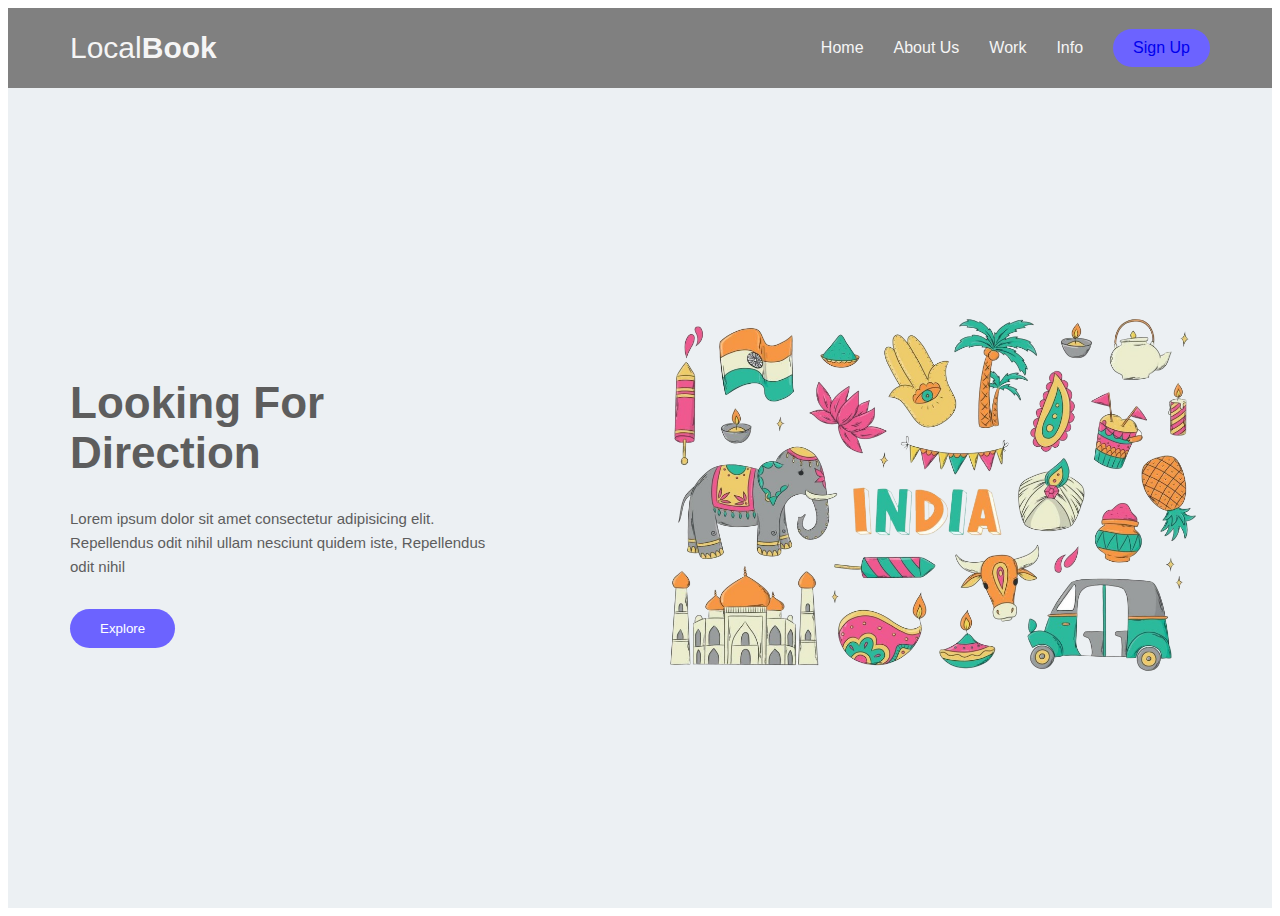
<file: ZestProject/index.htm>
<!DOCTYPE html>
<html lang="en">
<head>
    <meta charset="UTF-8">
    <meta name="viewport" content="width=device-width, initial-scale=1.0">
    <title>LocalBook</title>
    <link rel="stylesheet" href="style.css">
   
</head>
    <body>
        <div class="landing-page">
            <header>
              <div class="container">
                <a href="#" class="logo">Local<b>Book</b></a>
                <ul class="links">
                  <li>Home</li>
                  <li>About Us</li>
                  <li>Work</li>
                  <li>Info</li>
                  <li><a href="/login.htm">Sign Up</a></li>
                </ul>
              </div>
            </header>
            <div class="content">
              <div class="container">
                <div class="info">
                  <h1>Looking For Direction</h1>
                  <p>Lorem ipsum dolor sit amet consectetur adipisicing elit. Repellendus odit nihil ullam nesciunt quidem iste, Repellendus odit nihil</p>
                  <button>Explore</button>
                </div>
                <div class="image">
                  <img src="asset/img/welcome.png">
                </div>
              </div>
            </div>
          </div>
    </body>
</html>
</file>
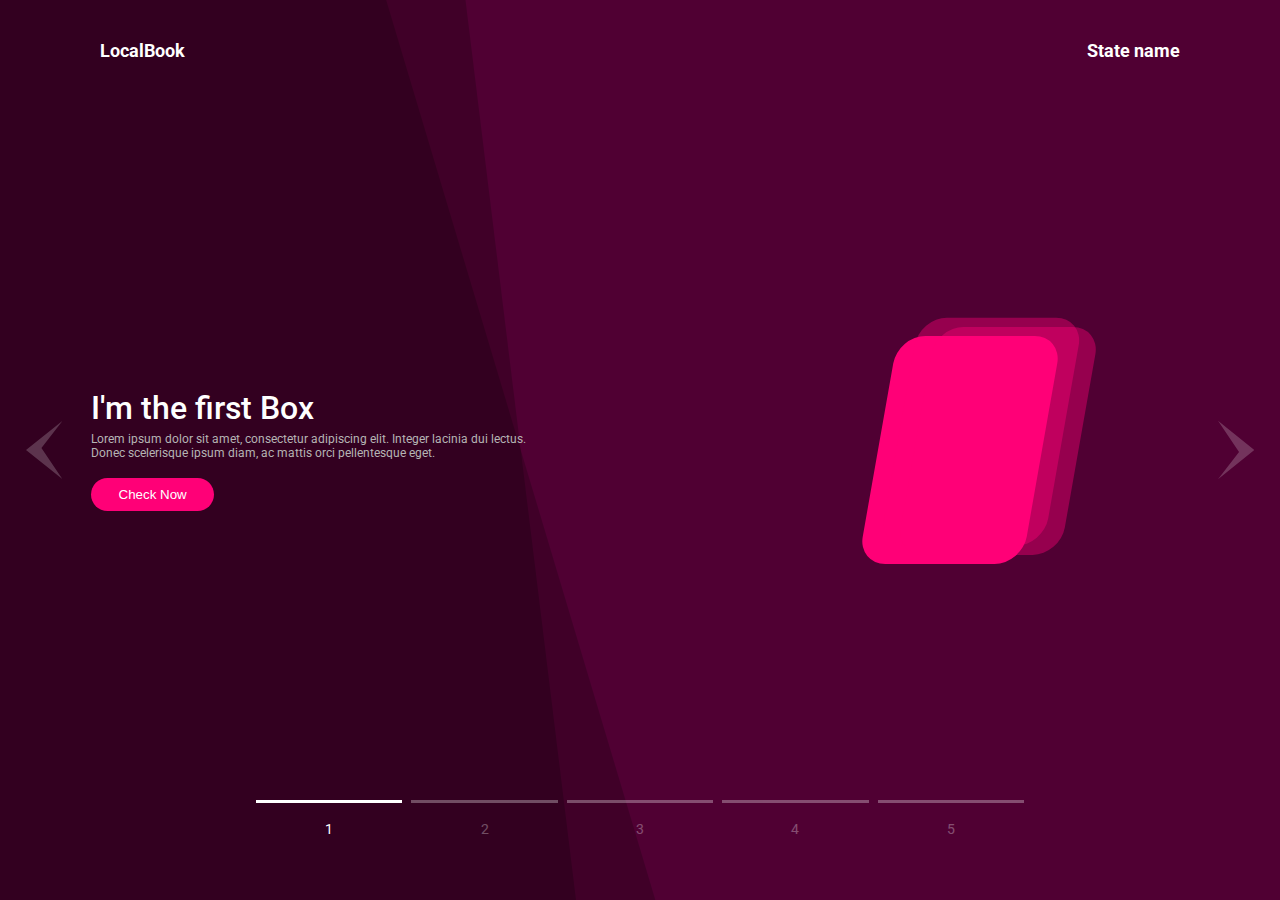
<file: ZestProject/localHome.htm>
<html lang="en">
    <head>
        <meta charset="UTF-8">
        <meta name="viewport" content="width=device-width, initial-scale=1.0">
        <meta http-equiv="X-UA-Compatible" content="ie=edge">
        
        <link href="https://fonts.googleapis.com/css2?family=Roboto:wght@300;400;500&display=swap" rel="stylesheet">
        <link rel="stylesheet" href="asset/css/localhome.css">
        
        <title>LocalHome</title>
    </head>
    <body>
        <header>
            <h2 class="logo">LocalBook</h2>
            <h2 class="logo">State name</h2>
        </header>
        <div class="container">
            <div class="slider">

                <div class="box1 box">
                    <div class="bg"></div>
                    <div class="details">
                        <h1>I'm the first Box</h1>
                        <p>
                            Lorem ipsum dolor sit amet, consectetur adipiscing 
                            elit. Integer lacinia dui lectus. Donec scelerisque ipsum
                            diam, ac mattis orci pellentesque eget. 
                        </p>
                        <button>Check Now</button>
                    </div>

                    <div class="illustration"><div class="inner"></div></div>
                </div>
                                
                
                <div class="box2 box">
                    <div class="bg"></div>
                    <div class="details">
                        <h1>I'm the second Box</h1>
                        <p>
                            Lorem ipsum dolor sit amet, consectetur adipiscing 
                            elit. Integer lacinia dui lectus. Donec scelerisque ipsum
                            diam, ac mattis orci pellentesque eget. 
                        </p>
                        <button>Check Now</button>
                    </div>

                    <div class="illustration"><div class="inner"></div></div>
                </div>
                                
                <div class="box3 box">
                    <div class="bg"></div>
                    <div class="details">
                        <h1>I'm the third Box</h1>
                        <p>
                            Lorem ipsum dolor sit amet, consectetur adipiscing 
                            elit. Integer lacinia dui lectus. Donec scelerisque ipsum
                            diam, ac mattis orci pellentesque eget. 
                        </p>
                        <button>Check Now</button>
                    </div>

                    <div class="illustration"><div class="inner"></div></div>
                </div>
                                
                <div class="box4 box">
                    <div class="bg"></div>
                    <div class="details">
                        <h1>I'm the fourth Box</h1>
                        <p>
                            Lorem ipsum dolor sit amet, consectetur adipiscing 
                            elit. Integer lacinia dui lectus. Donec scelerisque ipsum
                            diam, ac mattis orci pellentesque eget. 
                        </p>
                        <button>Check Now</button>
                    </div>

                    <div class="illustration"><div class="inner"></div></div>
                </div>
                                
                <div class="box5 box">
                    <div class="bg"></div>
                    <div class="details">
                        <h1>I'm the fifth Box</h1>
                        <p>
                            Lorem ipsum dolor sit amet, consectetur adipiscing 
                            elit. Integer lacinia dui lectus. Donec scelerisque ipsum
                            diam, ac mattis orci pellentesque eget. 
                        </p>
                        <button>Check Now</button>
                    </div>

                    <div class="illustration"><div class="inner"></div></div>
                </div>
                                
            </div>

            <svg xmlns="http://www.w3.org/2000/svg" class="prev" width="56.898" height="91" viewBox="0 0 56.898 91"><path d="M45.5,0,91,56.9,48.452,24.068,0,56.9Z" transform="translate(0 91) rotate(-90)" fill="#fff"/></svg>
            <svg xmlns="http://www.w3.org/2000/svg" class="next" width="56.898" height="91" viewBox="0 0 56.898 91"><path d="M45.5,0,91,56.9,48.452,24.068,0,56.9Z" transform="translate(56.898) rotate(90)" fill="#fff"/></svg>
            <div class="trail">
                    <div class="box1 active">1</div>
                    <div class="box2">2</div>
                    <div class="box3">3</div>
                    <div class="box4">4</div>
                    <div class="box5">5</div>
            </div>
        </div>   
        <script src="https://s3-us-west-2.amazonaws.com/s.cdpn.io/16327/gsap-latest-beta.min.js"></script>
        <script src="https://s3-us-west-2.amazonaws.com/s.cdpn.io/16327/CSSRulePlugin3.min.js"></script>
        
        <!-- <script src="https://cdnjs.cloudflare.com/ajax/libs/gsap/3.3.2/gsap.min.js"></script>
        <script src="https://cdnjs.cloudflare.com/ajax/libs/gsap/3.3.2/CSSRulePlugin.min.js"></script> -->
        <script src="asset/js/localhome.js"></script>
    </body>
</html>
</file>
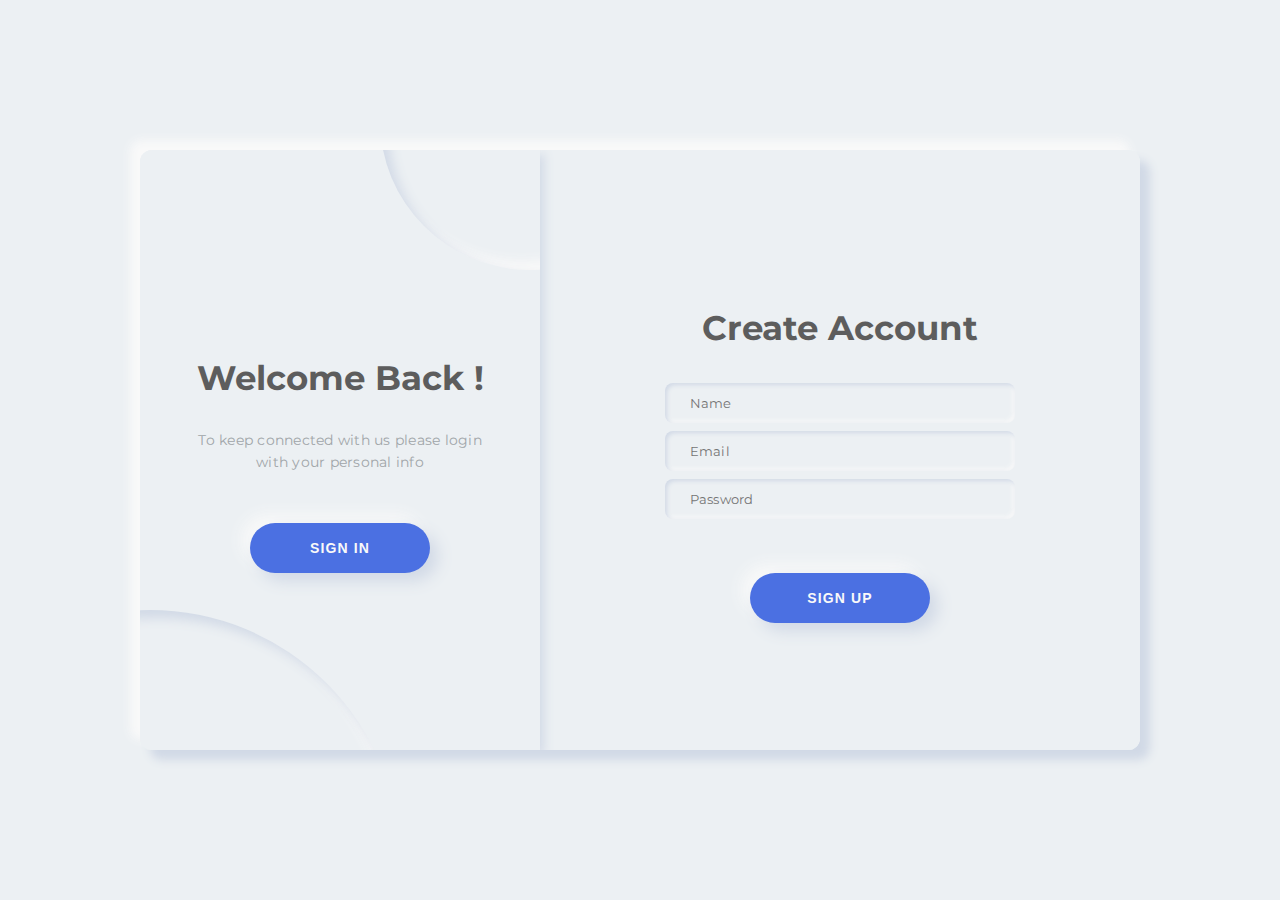
<file: ZestProject/login.htm>
<!DOCTYPE html>
<html lang="es" dir="ltr">
  <head>
    <meta name="viewport" content="width=device-width, user-scalable=no, initial-scale=1.0">
    <meta charset="utf-8">
    <link rel="stylesheet" type="text/css" href="asset/css/login.css"><link href="https://fonts.googleapis.com/css2?family=Montserrat:wght@400;700;800&display=swap" rel="stylesheet">
  </head>
  <body>
    <div class="main">
      <div class="container a-container" id="a-container">
        <form class="form" id="a-form" method="" action="">
          <h2 class="form_title title">Create Account</h2>
          <input class="form__input" type="text" placeholder="Name">
          <input class="form__input" type="text" placeholder="Email">
          <input class="form__input" type="password" placeholder="Password">
          <button class="form__button button submit">SIGN UP</button>
        </form>
      </div>
      <div class="container b-container" id="b-container">
        <form class="form" id="b-form" method="" action="">
          <h2 class="form_title title">Sign in to Website</h2>
          <input class="form__input" type="text" placeholder="Email">
          <input class="form__input" type="password" placeholder="Password"><a class="form__link">Forgot your password?</a>
          <button class="form__button button submit">SIGN IN</button>
        </form>
      </div>
      <div class="switch" id="switch-cnt">
        <div class="switch__circle"></div>
        <div class="switch__circle switch__circle--t"></div>
        <div class="switch__container" id="switch-c1">
          <h2 class="switch__title title">Welcome Back !</h2>
          <p class="switch__description description">To keep connected with us please login with your personal info</p>
          <button class="switch__button button switch-btn">SIGN IN</button>
        </div>
        <div class="switch__container is-hidden" id="switch-c2">
          <h2 class="switch__title title">Hello Traveller !</h2>
          <p class="switch__description description">Enter your personal details and start journey with us</p>
          <button class="switch__button button switch-btn">SIGN UP</button>
        </div>
      </div>
    </div>
    <script src="asset/js/login.js"></script>
  </body>
</html>
</file>
<file: ZestProject/style.css>
* {
  box-sizing: border-box;
}
body {
  font-family: 'Open Sans', sans-serif;
}
a {
  text-decoration: none;
}
ul {
  list-style: none;
  padding: 0;
  margin: 0;
}
.container {
  padding-left: 15px;
  padding-right: 15px;
  margin-left: auto;
  margin-right: auto;
}
.landing-page{
  background-color: #ecf0f3;
}


@media (min-width: 768px) {
  .container {
    width: 750px;
  }
}

@media (min-width: 992px) {
  .container {
    width: 970px;
  }
}

@media (min-width: 1200px) {
  .container {
    width: 1170px;
  }
}


.landing-page header {
  min-height: 80px;
  display: flex;
  background-color: grey;
}
@media (max-width: 767px) {
  .landing-page header {
    min-height: auto;
    display: initial;
  }
}
.landing-page header .container {
  display: flex;
  align-items: center;
  justify-content: space-between;
}
@media (max-width: 767px) {
  .landing-page header .container {
    flex-direction: column;
    justify-content: center;
  }
}
.landing-page header .logo {
  color: whitesmoke;
  font-style: serif;
  font-size: 30px;
}
@media (max-width: 767px) {
  .landing-page header .logo {
    margin-top: 20px;
    margin-bottom: 20px;
  }
}
.landing-page header .links {
  display: flex;
  align-items: center;
}
@media (max-width: 767px) {
  .landing-page header .links {
    text-align: center;
    gap: 10px;
  }
}
.landing-page header .links li {
  margin-left: 30px;
  color: whitesmoke;
  cursor: pointer;
  transition: .3s;
}
@media (max-width: 767px) {
  .landing-page header .links li {
    margin-left: auto;
  }
}
.landing-page header .links li:last-child {
  border-radius: 20px;
  padding: 10px 20px;
  color: #FFF;
  background-color: #6c63ff;
}
.landing-page header .links li:not(:last-child):hover {
  color: #6c63ff;
}
.landing-page .content .container {
  display: flex;
  align-items: center;
  justify-content: space-between;
  gap: 140px;
  min-height: calc(100vh - 80px);
}
@media (max-width: 767px) {
  .landing-page .content .container {
    gap: 0;
    min-height: calc(100vh - 101px);
    justify-content: center;
    flex-direction: column-reverse;
  }
}
@media (max-width: 767px) {
  .landing-page .content .info {
    text-align: center;
    margin-bottom: 15px 
  }
}
.landing-page .content .info h1 {
  color: #5d5d5d;
  font-size: 44px;
}
.landing-page .content .info p {
  margin: 0;
  line-height: 1.6;
  font-size: 15px;
  color: #5d5d5d;
}
.landing-page .content .info button {
  border: 0;
  border-radius: 20px;
  padding: 12px 30px;
  margin-top: 30px;
  cursor: pointer;
  color: #FFF;
  background-color: #6c63ff;
}
.landing-page .content .image img {
  max-width: 100%;
}
</file>
<file: ZestProject/asset/css/localhome.css>
*,
*:before,
*:after {
  margin: 0;
  padding: 0;
  box-sizing: inherit;
}

html {
  box-sizing: border-box;
  font-family: "Roboto", sans-serif;
  font-size: 62.5%;
}
@media only screen and (max-width: 2048px) {
  html {
    font-size: 57%;
  }
}

header
{
  position: absolute;
  top: 0;
  left: 0;
  width: 100%;
  padding: 40px 100px;
  z-index: 1000;
  display: flex;
  justify-content: space-between;
  align-items: center;
}
header .logo
{
  color: #fff;
  font-size: 200%;
  cursor: pointer;
}


body {
  background-color: #000;
  color: #fff;
  padding: 8rem;
}
@media only screen and (max-width: 2048px) {
  body {
    padding: 0;
  }
}

.container {
  position: relative;
  overflow: hidden;
  border-radius: 5rem;
}
@media only screen and (max-width: 2048px) {
  .container {
    border-radius: 0;
  }
}

.slider {
  display: flex;
  width: 500%;
  height: 55rem;
  transition: all 0.25s ease-in;
  transform: translateX(0);
}
@media only screen and (max-width: 2048px) {
  .slider {
    height: 100vh;
  }
}
.slider .box {
  height: 100%;
  width: 100%;
  display: grid;
  grid-template-columns: repeat(2, 1fr);
  align-items: center;
  overflow: hidden;
  position: relative;
}
@media only screen and (max-width: 650px) {
  .slider .box {
    grid-template-columns: 1fr;
    grid-template-rows: repeat(2, 1fr);
  }
}
.slider .box .bg {
  padding: 2rem;
  background-color: rgba(0, 0, 0, 0.2);
  width: 55%;
  transform: skewX(7deg);
  position: absolute;
  height: 100%;
  left: -10%;
  padding-left: 20rem;
  transform-origin: 0 100%;
}
@media only screen and (max-width: 800px) {
  .slider .box .bg {
    width: 65%;
  }
}
@media only screen and (max-width: 650px) {
  .slider .box .bg {
    width: 100%;
    left: 0;
    bottom: 0;
    height: 54%;
    transform: skewX(0deg);
  }
}
.slider .box .bg::before {
  content: "";
  width: 100%;
  height: 100%;
  position: absolute;
  left: 0;
  top: 0;
  background-color: inherit;
  pointer-events: none;
  transform: skewX(10deg);
}
@media only screen and (max-width: 650px) {
  .slider .box .bg::before {
    width: 120%;
    bottom: 0;
    transform: skewX(0deg);
  }
}
.slider .box .details {
  padding: 5rem;
  padding-left: 10rem;
  z-index: 100;
  grid-column: 1/span 1;
  grid-row: 1/-1;
}
@media only screen and (max-width: 650px) {
  .slider .box .details {
    grid-row: 2/span 1;
    grid-column: 1/-1;
    text-align: center;
    padding: 2rem;
    transform: translateY(-9rem);
  }
}
.slider .box .details h1 {
  font-size: 3.5rem;
  font-weight: 500;
  margin-bottom: 0.5rem;
}
.slider .box .details p {
  display: inline-block;
  font-size: 1.3rem;
  color: #B5B4B4;
  margin-bottom: 2rem;
  margin-right: 5rem;
}
@media only screen and (max-width: 800px) {
  .slider .box .details p {
    margin-right: 0;
  }
}
.slider .box .details button {
  padding: 1rem 3rem;
  color: #fff;
  border-radius: 2rem;
  outline: none;
  border: none;
  cursor: pointer;
  transition: all 0.3s ease;
}
.slider .box .details button:hover {
  opacity: 0.8;
}
.slider .box .details button:focus {
  outline: none;
  border: none;
}
.slider .box1 {
  background-color: #500033;
}
.slider .box1 .illustration .inner {
  background-color: #FF0077;
}
.slider .box1 .illustration .inner::after, .slider .box1 .illustration .inner::before {
  background-color: rgba(255, 0, 119, 0.4);
}
.slider .box1 button {
  background-color: #FF0077;
}
.slider .box2 {
  background-color: #000050;
}
.slider .box2 .illustration .inner {
  background-color: #0033FF;
}
.slider .box2 .illustration .inner::after, .slider .box2 .illustration .inner::before {
  background-color: rgba(0, 51, 255, 0.4);
}
.slider .box2 button {
  background-color: #0033FF;
}
.slider .box3 {
  background-color: #00501D;
}
.slider .box3 .illustration .inner {
  background-color: #00FF44;
}
.slider .box3 .illustration .inner::after, .slider .box3 .illustration .inner::before {
  background-color: rgba(0, 255, 68, 0.4);
}
.slider .box3 button {
  background-color: #00FF44;
}
.slider .box4 {
  background-color: #554D00;
}
.slider .box4 .illustration .inner {
  background-color: #FF4E00;
}
.slider .box4 .illustration .inner::after, .slider .box4 .illustration .inner::before {
  background-color: rgba(255, 78, 0, 0.4);
}
.slider .box4 button {
  background-color: #FF4E00;
}
.slider .box5 {
  background-color: #300050;
}
.slider .box5 .illustration .inner {
  background-color: #8000FF;
}
.slider .box5 .illustration .inner::after, .slider .box5 .illustration .inner::before {
  background-color: rgba(128, 0, 255, 0.4);
}
.slider .box5 button {
  background-color: #8000FF;
}
.slider .illustration {
  grid-column: 2/-1;
  grid-row: 1/-1;
  justify-self: center;
}
@media only screen and (max-width: 650px) {
  .slider .illustration {
    grid-row: 1/span 1;
    grid-column: 1/-1;
    display: flex;
    justify-content: center;
    align-items: center;
  }
}
.slider .illustration div {
  height: 25rem;
  width: 18rem;
  border-radius: 3rem;
  background-color: #FF0077;
  position: relative;
  transform: skewX(-10deg);
}
@media only screen and (max-width: 800px) {
  .slider .illustration div {
    height: 20rem;
    width: 15rem;
  }
}
.slider .illustration div::after, .slider .illustration div::before {
  content: "";
  position: absolute;
  height: 100%;
  width: 100%;
  border-radius: 3rem;
  top: 0;
  left: 0;
}
.slider .illustration div::after {
  transform: translate(4rem, -1rem);
}
.slider .illustration div::before {
  transform: translate(2rem, -2rem);
}

.prev,
.next,
.trail {
  z-index: 10000;
  position: absolute;
}

.prev,
.next {
  width: 4rem;
  cursor: pointer;
  opacity: 0.2;
  transition: all 0.3s ease;
}
@media only screen and (max-width: 650px) {
  .prev,
.next {
    display: none;
  }
}
.prev:hover,
.next:hover {
  opacity: 1;
}

.prev {
  top: 50%;
  left: 2%;
  transform: translateY(-50%);
}

.next {
  top: 50%;
  right: 2%;
  transform: translateY(-50%);
}

.trail {
  bottom: 5%;
  left: 50%;
  transform: translateX(-50%);
  width: 60%;
  display: grid;
  grid-template-columns: repeat(5, 1fr);
  gap: 1rem;
  text-align: center;
  font-size: 1.5rem;
}
@media only screen and (max-width: 650px) {
  .trail {
    width: 90%;
    bottom: 13%;
  }
}
.trail div {
  padding: 2rem;
  border-top: 3px solid #fff;
  cursor: pointer;
  opacity: 0.3;
  transition: all 0.3s ease;
}
.trail div:hover {
  opacity: 0.6;
}
@media only screen and (max-width: 650px) {
  .trail div {
    padding: 1rem;
  }
}

.active {
  opacity: 1 !important;
}
</file>
<file: ZestProject/asset/css/login.css>
*, *::after, *::before {
    margin: 0;
    padding: 0;
    box-sizing: border-box;
    user-select: none;
  }
  
  /* Generic */
  body {
    width: 100%;
    height: 100vh;
    display: flex;
    justify-content: center;
    align-items: center;
    font-family: "Montserrat", sans-serif;
    font-size: 12px;
    background-color: #ecf0f3;
    color: #a0a5a8;
  }
  
  /**/
  .main {
    position: relative;
    width: 1000px;
    min-width: 1000px;
    min-height: 600px;
    height: 600px;
    padding: 25px;
    background-color: #ecf0f3;
    box-shadow: 10px 10px 10px #d1d9e6, -10px -10px 10px #f9f9f9;
    border-radius: 12px;
    overflow: hidden;
  }
  @media (max-width: 1200px) {
    .main {
      transform: scale(0.7);
    }
  }
  @media (max-width: 1000px) {
    .main {
      transform: scale(0.6);
    }
  }
  @media (max-width: 800px) {
    .main {
      transform: scale(0.5);
    }
  }
  @media (max-width: 600px) {
    .main {
      transform: scale(0.4);
    }
  }
  
  .container {
    display: flex;
    justify-content: center;
    align-items: center;
    position: absolute;
    top: 0;
    width: 600px;
    height: 100%;
    padding: 25px;
    background-color: #ecf0f3;
    transition: 1.25s;
  }
  
  .form {
    display: flex;
    justify-content: center;
    align-items: center;
    flex-direction: column;
    width: 100%;
    height: 100%;
  }
  .form__icon {
    object-fit: contain;
    width: 30px;
    margin: 0 5px;
    opacity: 0.5;
    transition: 0.15s;
  }
  .form__icon:hover {
    opacity: 1;
    transition: 0.15s;
    cursor: pointer;
  }
  .form__input {
    width: 350px;
    height: 40px;
    margin: 4px 0;
    padding-left: 25px;
    font-size: 13px;
    letter-spacing: 0.15px;
    border: none;
    outline: none;
    font-family: "Montserrat", sans-serif;
    background-color: #ecf0f3;
    transition: 0.25s ease;
    border-radius: 8px;
    box-shadow: inset 2px 2px 4px #d1d9e6, inset -2px -2px 4px #f9f9f9;
  }
  .form__input:focus {
    box-shadow: inset 4px 4px 4px #d1d9e6, inset -4px -4px 4px #f9f9f9;
  }
  .form__span {
    margin-top: 30px;
    margin-bottom: 12px;
  }
  .form__link {
    color: #181818;
    font-size: 15px;
    margin-top: 25px;
    border-bottom: 1px solid #a0a5a8;
    line-height: 2;
  }
  
  .title {
    font-size: 34px;
    font-weight: 700;
    line-height: 3;
    color: #5d5d5d;
  }
  
  .description {
    font-size: 14px;
    letter-spacing: 0.25px;
    text-align: center;
    line-height: 1.6;
  }
  
  .button {
    width: 180px;
    height: 50px;
    border-radius: 25px;
    margin-top: 50px;
    font-weight: 700;
    font-size: 14px;
    letter-spacing: 1.15px;
    background-color: #4B70E2;
    color: #f9f9f9;
    box-shadow: 8px 8px 16px #d1d9e6, -8px -8px 16px #f9f9f9;
    border: none;
    outline: none;
  }
  
  /**/
  .a-container {
    z-index: 100;
    left: calc(100% - 600px );
  }
  
  .b-container {
    left: calc(100% - 600px );
    z-index: 0;
  }
  
  .switch {
    display: flex;
    justify-content: center;
    align-items: center;
    position: absolute;
    top: 0;
    left: 0;
    height: 100%;
    width: 400px;
    padding: 50px;
    z-index: 200;
    transition: 1.25s;
    background-color: #ecf0f3;
    overflow: hidden;
    box-shadow: 4px 4px 10px #d1d9e6, -4px -4px 10px #f9f9f9;
  }
  .switch__circle {
    position: absolute;
    width: 500px;
    height: 500px;
    border-radius: 50%;
    background-color: #ecf0f3;
    box-shadow: inset 8px 8px 12px #d1d9e6, inset -8px -8px 12px #f9f9f9;
    bottom: -60%;
    left: -60%;
    transition: 1.25s;
  }
  .switch__circle--t {
    top: -30%;
    left: 60%;
    width: 300px;
    height: 300px;
  }
  .switch__container {
    display: flex;
    justify-content: center;
    align-items: center;
    flex-direction: column;
    position: absolute;
    width: 400px;
    padding: 50px 55px;
    transition: 1.25s;
  }
  .switch__button {
    cursor: pointer;
  }
  .switch__button:hover {
    box-shadow: 6px 6px 10px #d1d9e6, -6px -6px 10px #f9f9f9;
    transform: scale(0.985);
    transition: 0.25s;
  }
  .switch__button:active, .switch__button:focus {
    box-shadow: 2px 2px 6px #d1d9e6, -2px -2px 6px #f9f9f9;
    transform: scale(0.97);
    transition: 0.25s;
  }
  
  /**/
  .is-txr {
    left: calc(100% - 400px );
    transition: 1.25s;
    transform-origin: left;
  }
  
  .is-txl {
    left: 0;
    transition: 1.25s;
    transform-origin: right;
  }
  
  .is-z200 {
    z-index: 200;
    transition: 1.25s;
  }
  
  .is-hidden {
    visibility: hidden;
    opacity: 0;
    position: absolute;
    transition: 1.25s;
  }
  
  .is-gx {
    animation: is-gx 1.25s;
  }
  
  @keyframes is-gx {
    0%, 10%, 100% {
      width: 400px;
    }
    30%, 50% {
      width: 500px;
    }
  }
</file>
